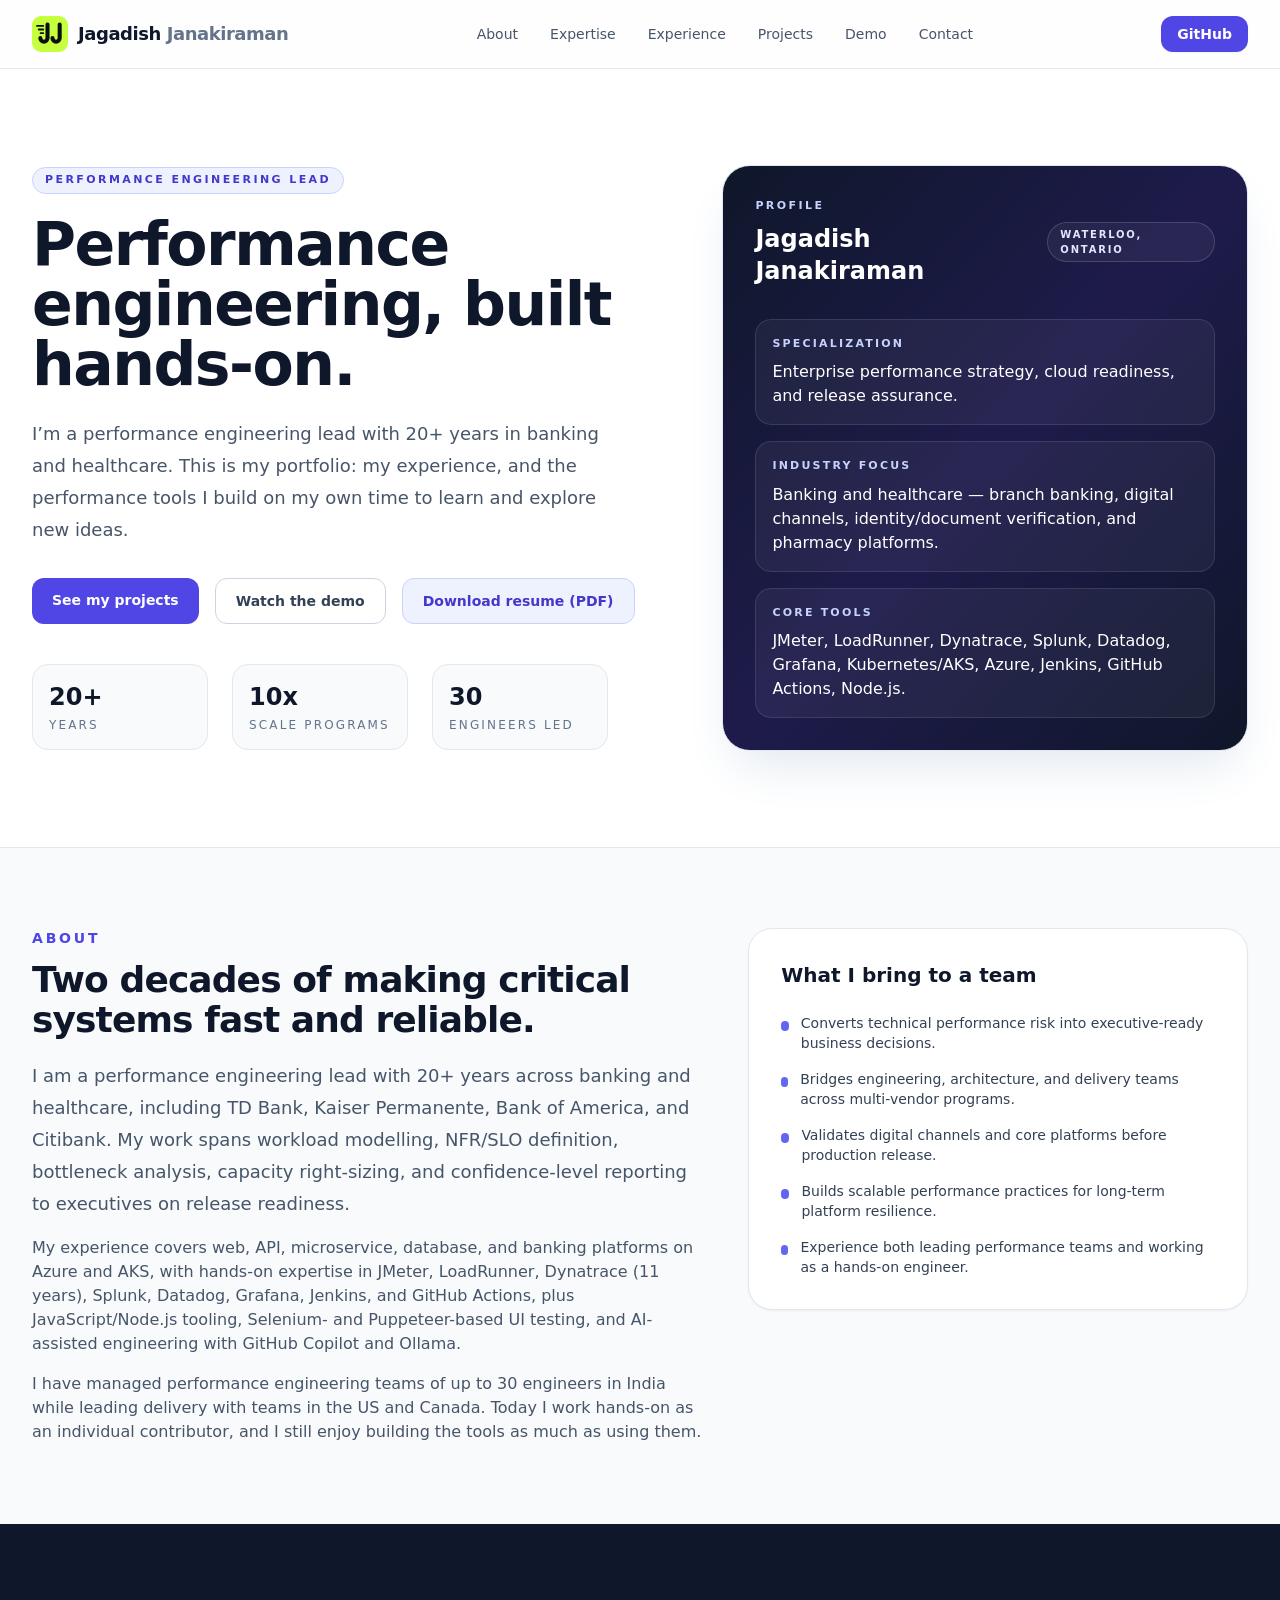
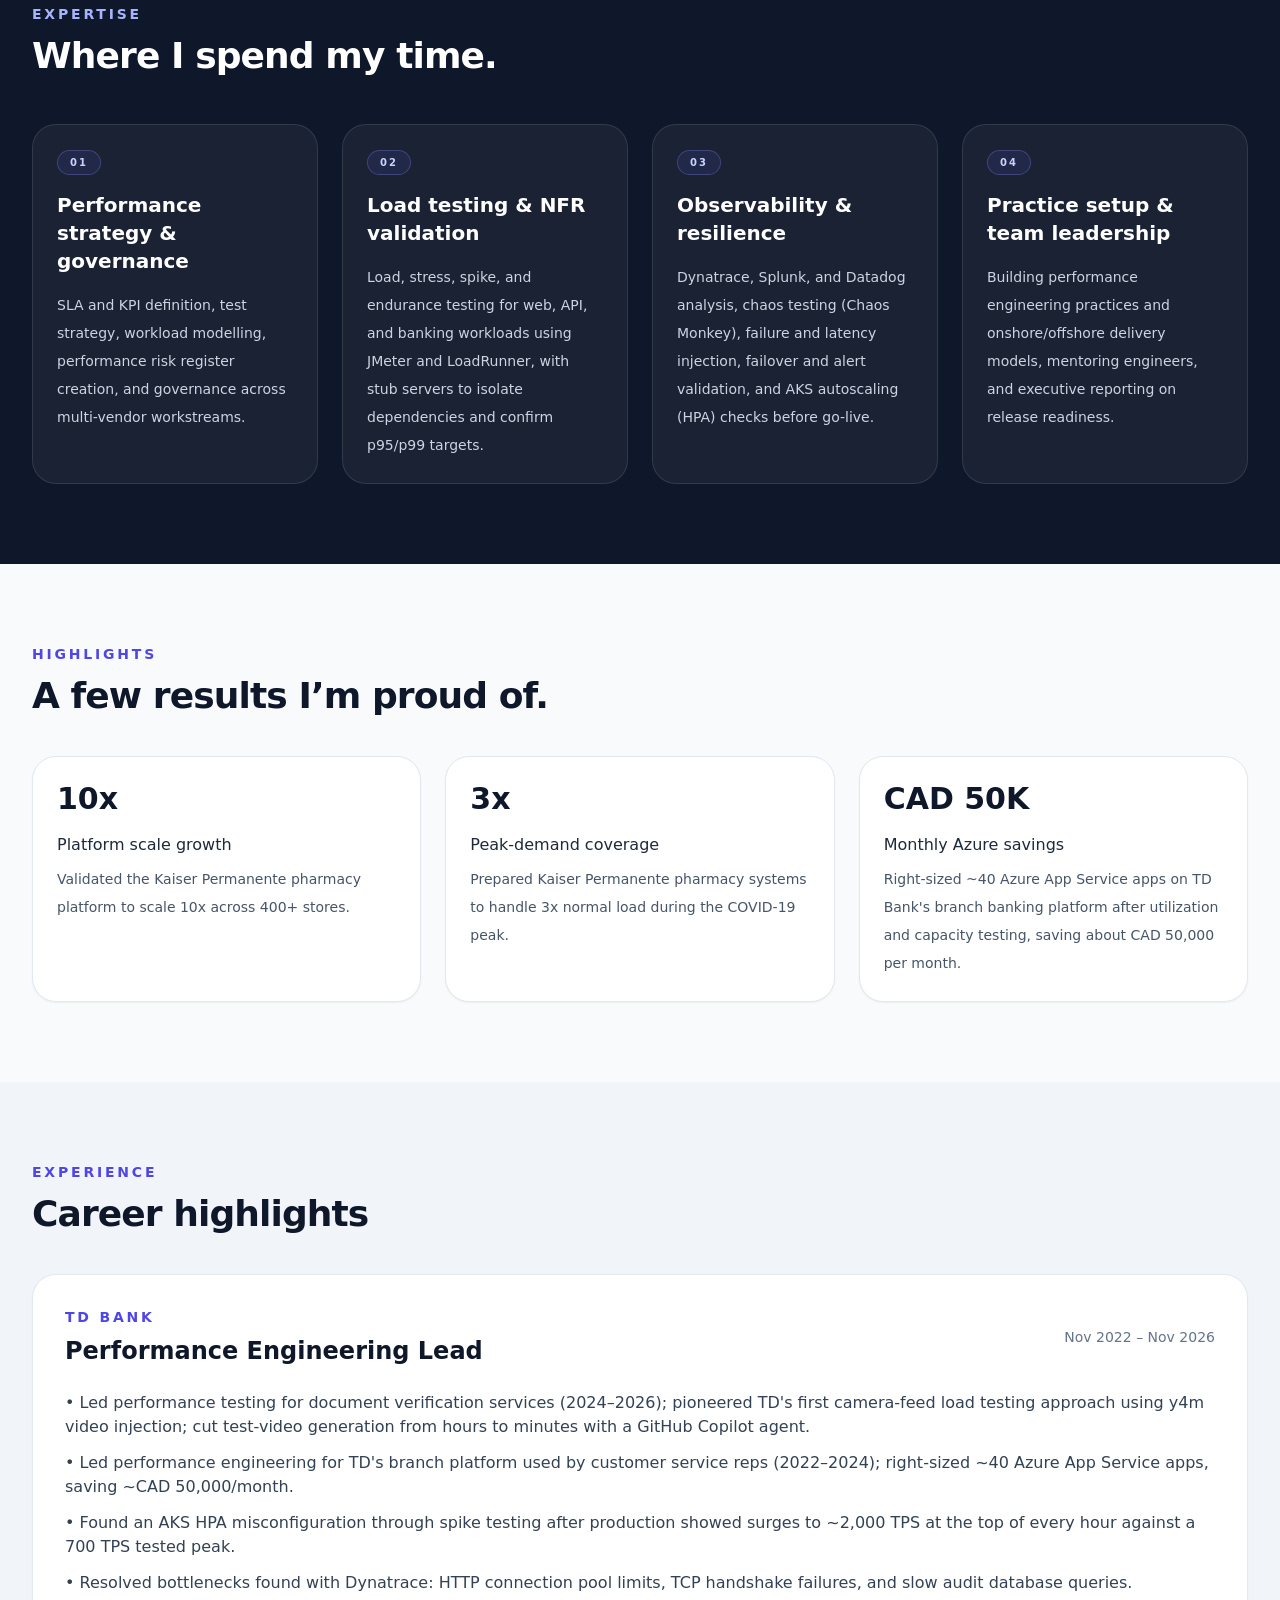
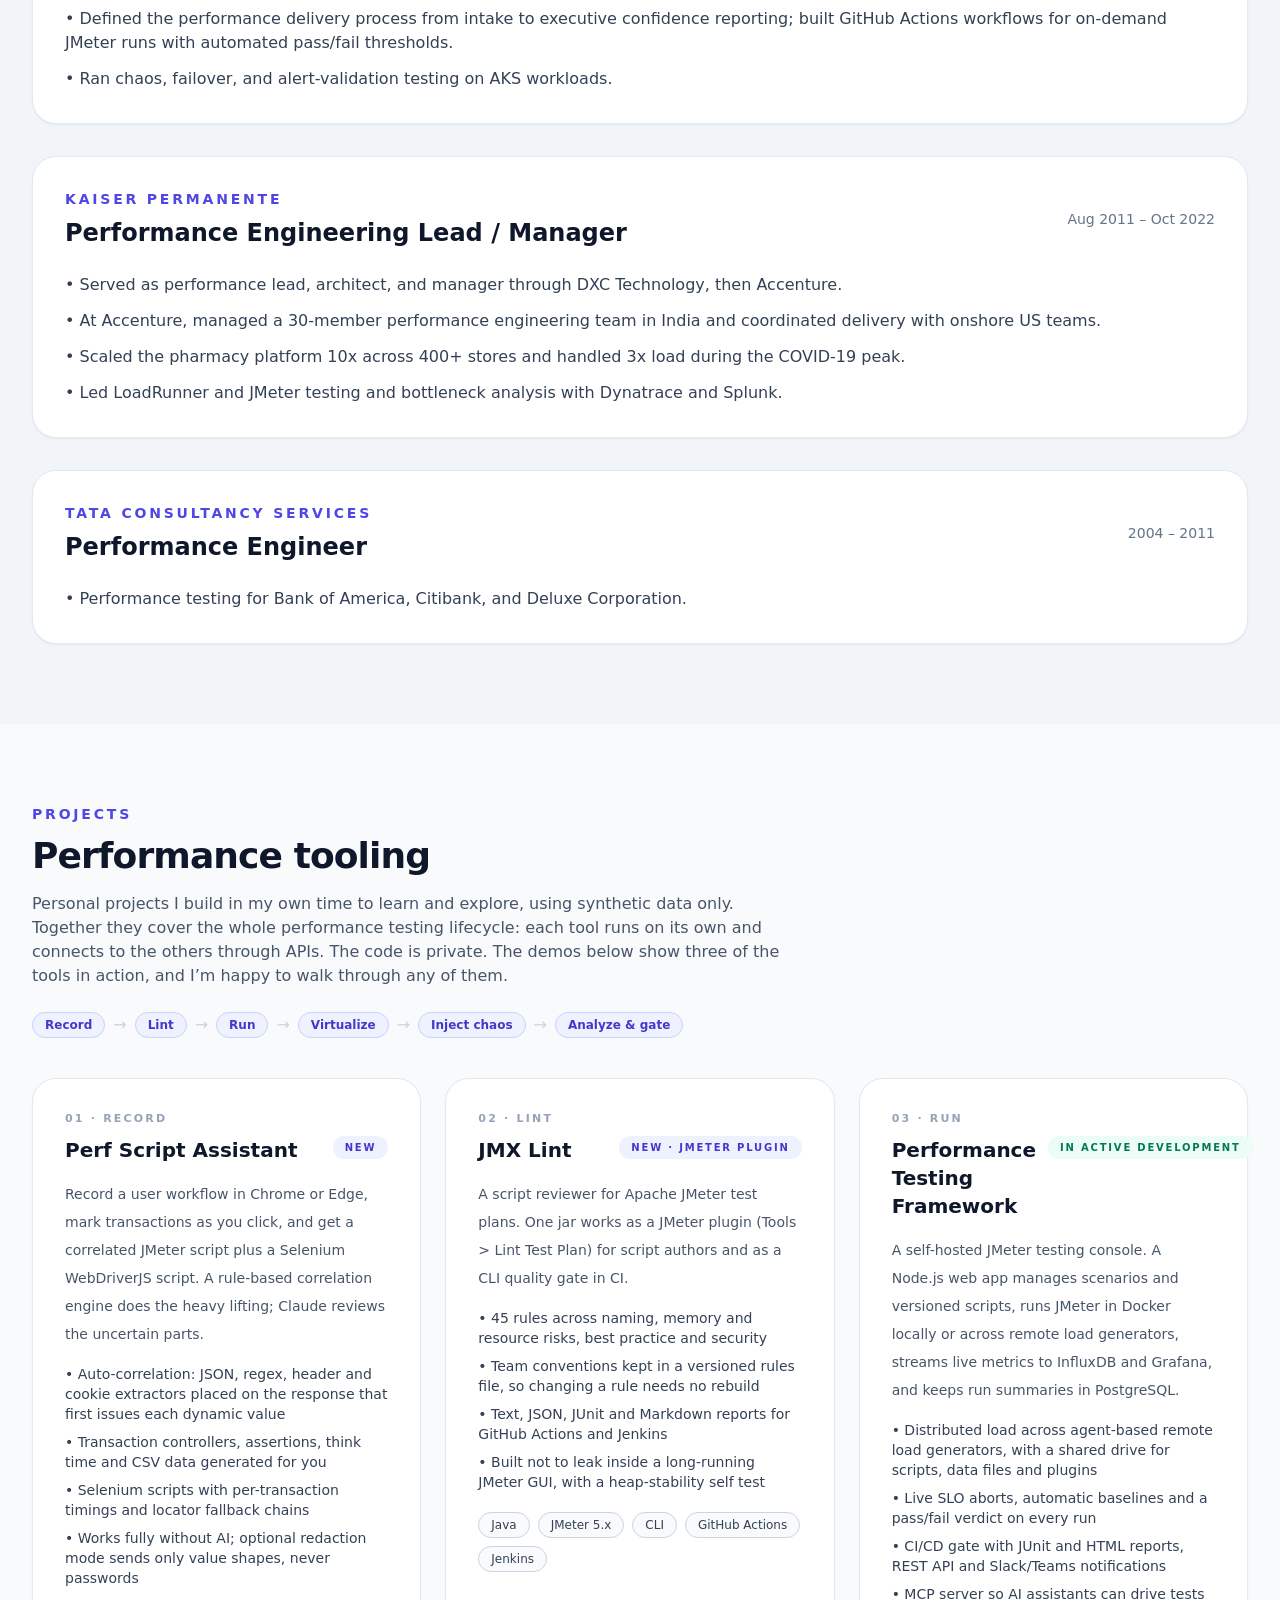
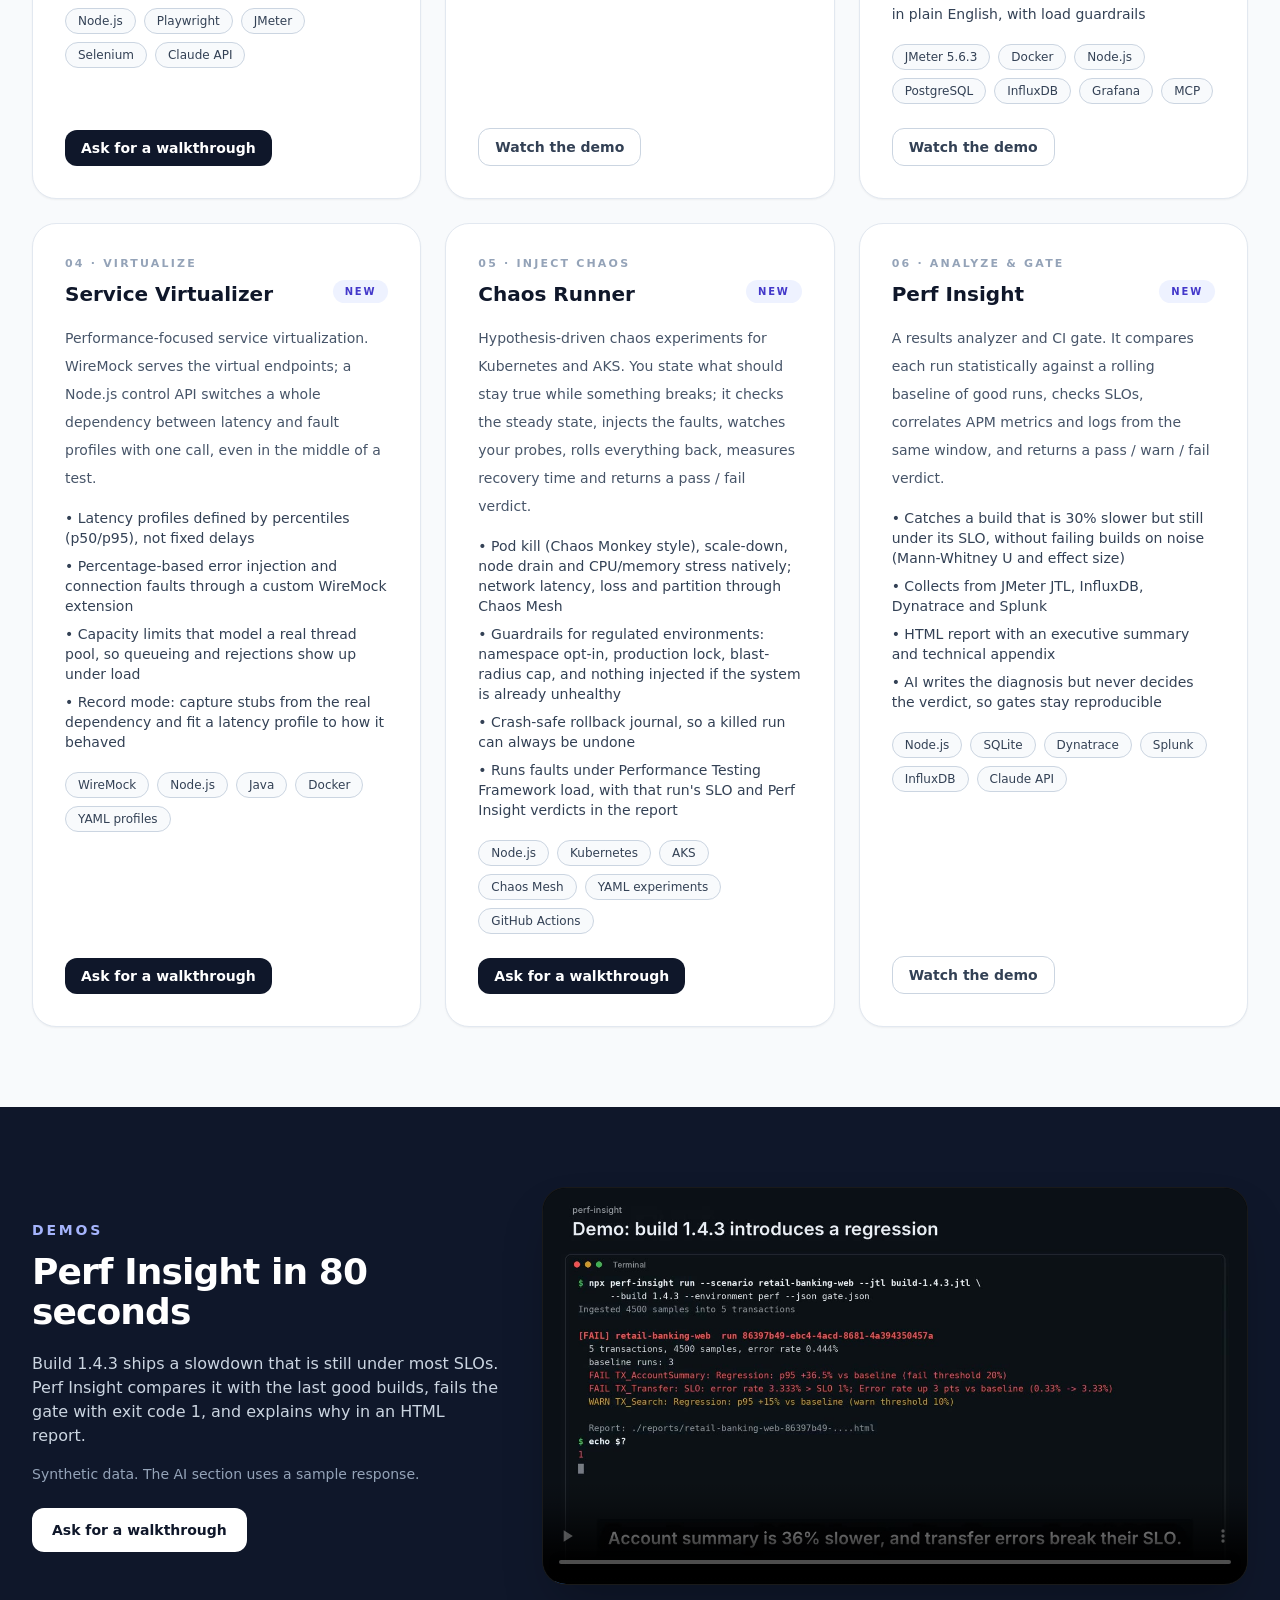
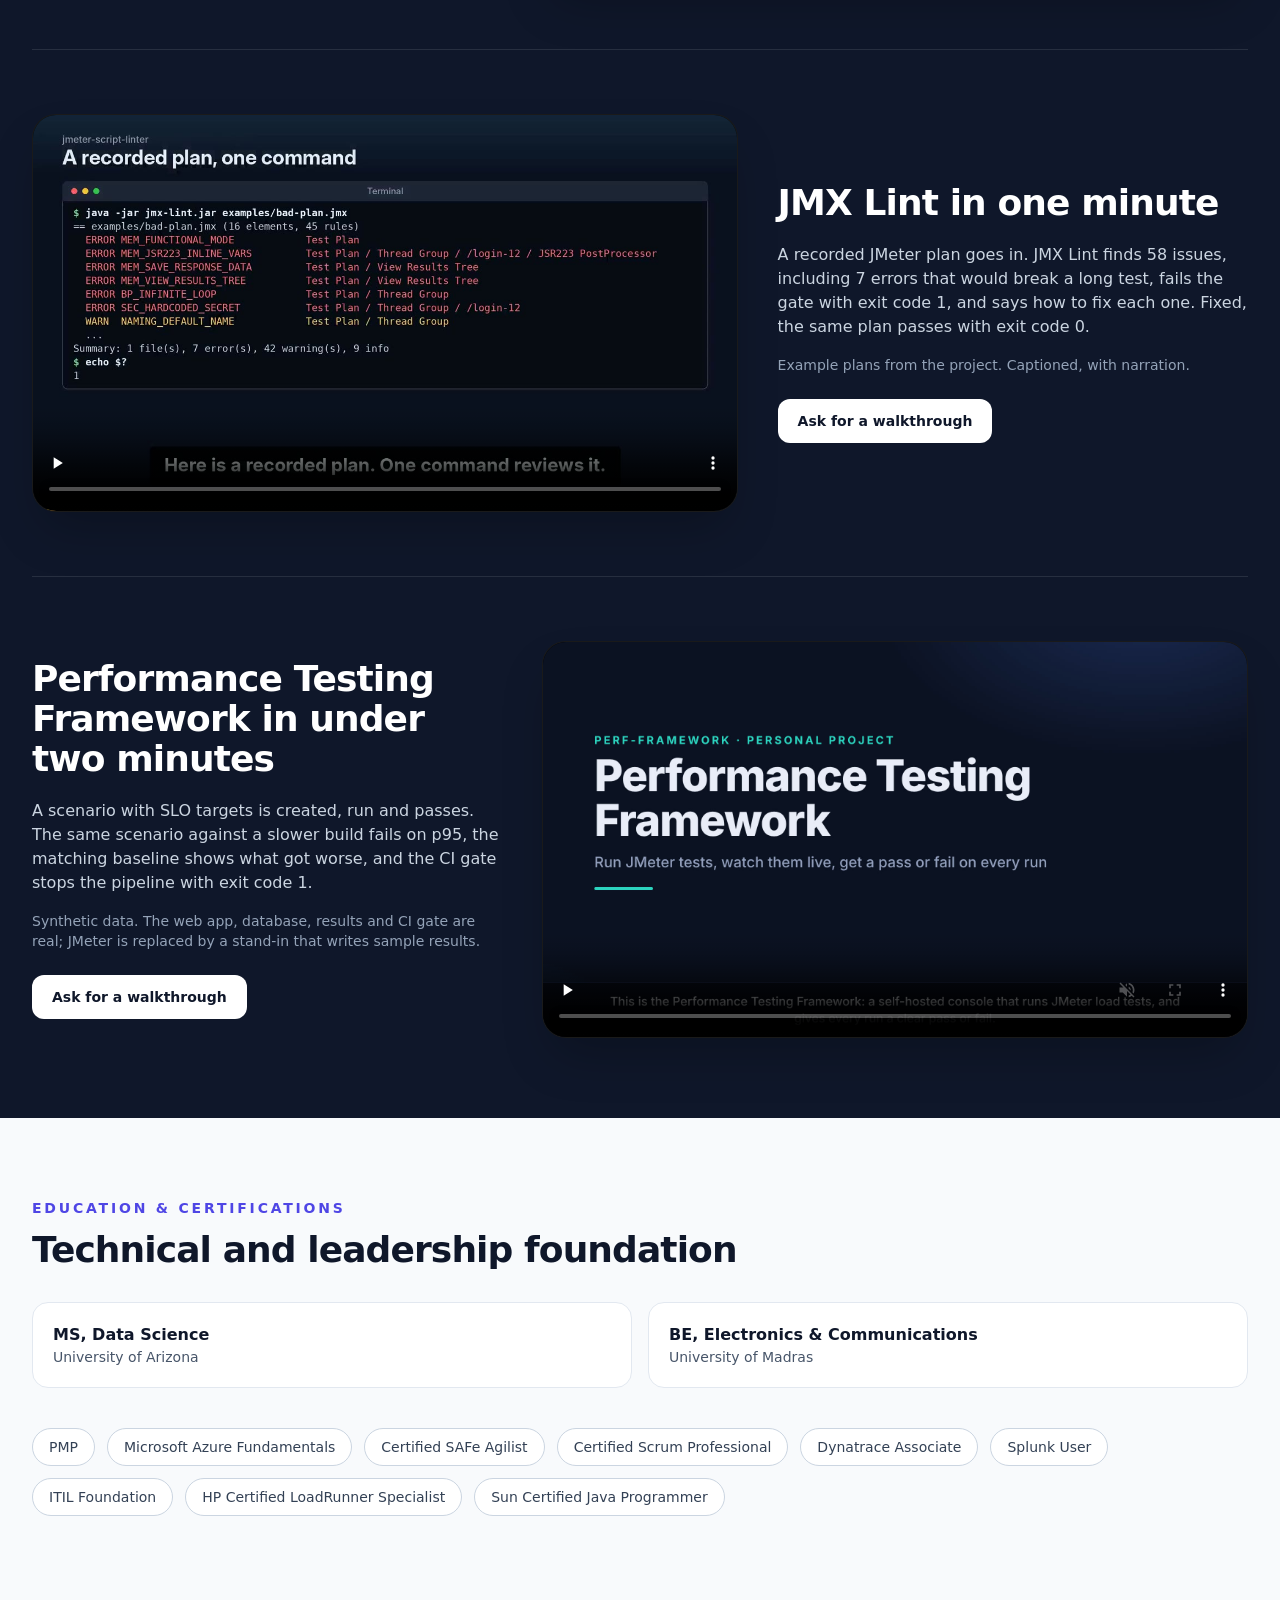
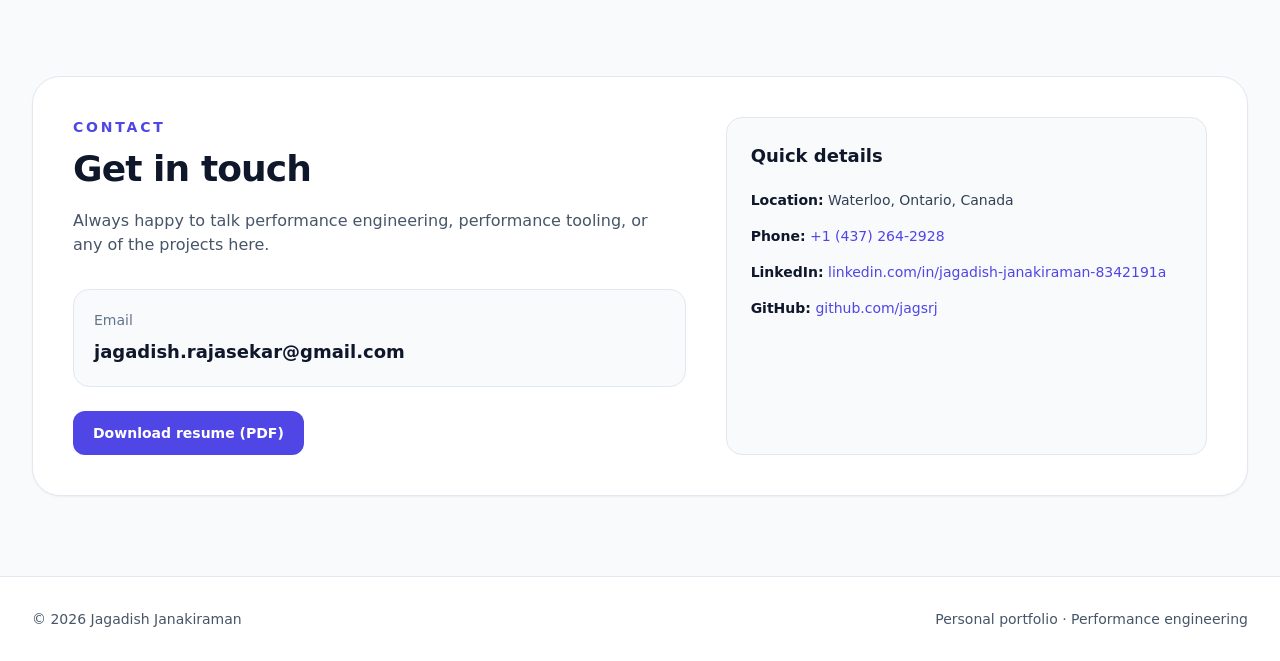
<file: docs/index.html>
<!DOCTYPE html>
<html lang="en">
<head>
  <meta charset="UTF-8" />
  <meta name="viewport" content="width=device-width, initial-scale=1.0" />
  <title>Jagadish Janakiraman | Performance Engineering Portfolio</title>
  <meta name="description" content="Portfolio of Jagadish Janakiraman, a performance engineering lead with 20+ years in banking and healthcare, and the performance testing tools he builds." />
  <meta name="robots" content="index,follow" />
  <meta property="og:title" content="Jagadish Janakiraman | Performance Engineering Portfolio" />
  <meta property="og:description" content="20+ years of performance engineering across banking and healthcare, plus personal tools for load testing, chaos testing and results analysis." />
  <meta property="og:type" content="website" />
  <meta property="og:url" content="https://jjperformancelabs.pages.dev/" />
  <meta property="og:site_name" content="Jagadish Janakiraman" />
  <meta property="og:image" content="https://jjperformancelabs.pages.dev/og-image.png" />
  <meta property="og:image:width" content="1200" />
  <meta property="og:image:height" content="627" />
  <meta property="og:image:alt" content="Jagadish Janakiraman — performance engineering portfolio" />
  <meta name="twitter:image" content="https://jjperformancelabs.pages.dev/og-image.png" />
  <meta name="author" content="Jagadish Janakiraman" />
  <link rel="canonical" href="https://jjperformancelabs.pages.dev/" />
  <meta name="twitter:card" content="summary_large_image" />
  <meta name="twitter:title" content="Jagadish Janakiraman | Performance Engineering Portfolio" />
  <meta name="twitter:description" content="20+ years of performance engineering across banking and healthcare, plus personal tools for load testing, chaos testing and results analysis." />
  <link rel="icon" href="favicon.svg" type="image/svg+xml">
  <link rel="icon" href="favicon.ico" sizes="32x32">
  <link rel="apple-touch-icon" href="apple-touch-icon.png">
  <link rel="stylesheet" href="styles.css">
  <style>
    html { scroll-behavior: smooth; }
    body { font-feature-settings: "liga" 1, "kern" 1; }
    .glass { backdrop-filter: blur(10px); }
  </style>
</head>
<body class="bg-slate-50 text-slate-800 antialiased">
  <header class="sticky top-0 z-50 border-b border-slate-200 bg-white/80 glass">
    <div class="mx-auto flex max-w-7xl items-center justify-between px-4 py-4 lg:px-8">
      <a href="#home" class="text-lg font-bold tracking-tight text-slate-900" style="display:flex;align-items:center;gap:10px">
        <img src="jj-mark-volt.svg" alt="" width="36" height="36" style="width:36px;height:36px;display:block">
        <span>Jagadish <span class="text-slate-500">Janakiraman</span></span>
      </a>
      <nav class="hidden items-center gap-8 text-sm font-medium text-slate-600 md:flex">
        <a href="#about" class="transition hover:text-indigo-600">About</a>
        <a href="#expertise" class="transition hover:text-indigo-600">Expertise</a>
        <a href="#experience" class="transition hover:text-indigo-600">Experience</a>
        <a href="#tools" class="transition hover:text-indigo-600">Projects</a>
        <a href="#demo" class="transition hover:text-indigo-600">Demo</a>
        <a href="#contact" class="transition hover:text-indigo-600">Contact</a>
      </nav>
      <a href="https://github.com/jagsrj" target="_blank" rel="noreferrer" class="rounded-xl bg-indigo-600 px-4 py-2 text-sm font-semibold text-white shadow-sm transition hover:bg-indigo-700">GitHub</a>
    </div>
  </header>

  <main id="home">
    <section class="border-b border-slate-200 bg-white">
      <div class="mx-auto grid max-w-7xl gap-12 px-4 py-16 md:px-8 lg:grid-cols-[1.1fr_0.9fr] lg:items-center lg:py-24">
        <div>
          <p class="mb-5 inline-flex rounded-full border border-indigo-200 bg-indigo-50 px-3 py-1 text-[11px] font-semibold uppercase tracking-[0.22em] text-indigo-700">
            Performance Engineering Lead
          </p>
          <h1 class="max-w-2xl text-4xl font-black tracking-tight text-slate-900 md:text-5xl lg:text-6xl">
            Performance engineering, built hands-on.
          </h1>
          <p class="mt-6 max-w-xl text-lg leading-8 text-slate-600">
            I&rsquo;m a performance engineering lead with 20+ years in banking and healthcare. This is my portfolio: my experience, and the performance tools I build on my own time to learn and explore new ideas.
          </p>

          <div class="mt-8 flex flex-wrap gap-4">
            <a href="#tools" class="rounded-xl bg-indigo-600 px-5 py-3 text-sm font-semibold text-white transition hover:bg-indigo-700">See my projects</a>
            <a href="#demo" class="rounded-xl border border-slate-300 bg-white px-5 py-3 text-sm font-semibold text-slate-700 transition hover:border-slate-400">Watch the demo</a>
            <a href="Jagadish-Janakiraman-Performance-Engineering.pdf" target="_blank" rel="noopener" class="rounded-xl border border-indigo-200 bg-indigo-50 px-5 py-3 text-sm font-semibold text-indigo-700 transition hover:bg-indigo-100">Download resume (PDF)</a>
          </div>

          <div class="mt-10 grid max-w-xl gap-6 sm:grid-cols-3">
            <div class="rounded-2xl border border-slate-200 bg-slate-50 p-4">
              <div class="text-2xl font-black text-slate-900">20+</div>
              <div class="mt-1 text-xs uppercase tracking-[0.18em] text-slate-500">years</div>
            </div>
            <div class="rounded-2xl border border-slate-200 bg-slate-50 p-4">
              <div class="text-2xl font-black text-slate-900">10x</div>
              <div class="mt-1 text-xs uppercase tracking-[0.18em] text-slate-500">scale programs</div>
            </div>
            <div class="rounded-2xl border border-slate-200 bg-slate-50 p-4">
              <div class="text-2xl font-black text-slate-900">30</div>
              <div class="mt-1 text-xs uppercase tracking-[0.18em] text-slate-500">engineers led</div>
            </div>
          </div>
        </div>

        <div class="rounded-[28px] border border-slate-200 bg-gradient-to-br from-slate-900 via-indigo-950 to-slate-900 p-8 text-white shadow-2xl shadow-slate-200">
          <div class="mb-8 flex items-center justify-between gap-4">
            <div>
              <p class="text-[11px] font-semibold uppercase tracking-[0.22em] text-indigo-200">Profile</p>
              <h2 class="mt-2 text-2xl font-bold">Jagadish Janakiraman</h2>
            </div>
            <div class="rounded-full border border-white/15 bg-white/5 px-3 py-1 text-[10px] font-semibold uppercase tracking-[0.18em] text-indigo-100">
              Waterloo, Ontario
            </div>
          </div>

          <div class="space-y-4">
            <div class="rounded-2xl border border-white/10 bg-white/5 p-4">
              <p class="text-[11px] font-semibold uppercase tracking-[0.2em] text-indigo-200">Specialization</p>
              <p class="mt-2 text-base font-medium text-white">Enterprise performance strategy, cloud readiness, and release assurance.</p>
            </div>

            <div class="rounded-2xl border border-white/10 bg-white/5 p-4">
              <p class="text-[11px] font-semibold uppercase tracking-[0.2em] text-indigo-200">Industry focus</p>
              <p class="mt-2 text-base font-medium text-white">Banking and healthcare — branch banking, digital channels, identity/document verification, and pharmacy platforms.</p>
            </div>

            <div class="rounded-2xl border border-white/10 bg-white/5 p-4">
              <p class="text-[11px] font-semibold uppercase tracking-[0.2em] text-indigo-200">Core tools</p>
              <p class="mt-2 text-base font-medium text-white">JMeter, LoadRunner, Dynatrace, Splunk, Datadog, Grafana, Kubernetes/AKS, Azure, Jenkins, GitHub Actions, Node.js.</p>
            </div>
          </div>
        </div>
      </div>
    </section>

    <section id="about" class="mx-auto max-w-7xl px-4 py-16 md:px-8 md:py-20">
      <div class="grid items-start gap-10 lg:grid-cols-[1.15fr_0.85fr]">
        <div>
          <p class="text-sm font-semibold uppercase tracking-[0.2em] text-indigo-600">About</p>
          <h2 class="mt-3 text-3xl font-bold tracking-tight text-slate-900 md:text-4xl">Two decades of making critical systems fast and reliable.</h2>
          <p class="mt-5 text-lg leading-8 text-slate-600">
            I am a performance engineering lead with 20+ years across banking and healthcare, including TD Bank, Kaiser Permanente, Bank of America, and Citibank. My work spans workload modelling, NFR/SLO definition, bottleneck analysis, capacity right-sizing, and confidence-level reporting to executives on release readiness.
          </p>
          <p class="mt-4 text-slate-600">
            My experience covers web, API, microservice, database, and banking platforms on Azure and AKS, with hands-on expertise in JMeter, LoadRunner, Dynatrace (11 years), Splunk, Datadog, Grafana, Jenkins, and GitHub Actions, plus JavaScript/Node.js tooling, Selenium- and Puppeteer-based UI testing, and AI-assisted engineering with GitHub Copilot and Ollama.
          </p>
          <p class="mt-4 text-slate-600">
            I have managed performance engineering teams of up to 30 engineers in India while leading delivery with teams in the US and Canada. Today I work hands-on as an individual contributor, and I still enjoy building the tools as much as using them.
          </p>
        </div>

        <div class="rounded-3xl border border-slate-200 bg-white p-8 shadow-sm">
          <h3 class="text-xl font-bold text-slate-900">What I bring to a team</h3>
          <ul class="mt-6 space-y-4 text-sm text-slate-700">
            <li class="flex items-start gap-3"><span class="mt-2 h-2.5 w-2.5 rounded-full bg-indigo-500"></span> Converts technical performance risk into executive-ready business decisions.</li>
            <li class="flex items-start gap-3"><span class="mt-2 h-2.5 w-2.5 rounded-full bg-indigo-500"></span> Bridges engineering, architecture, and delivery teams across multi-vendor programs.</li>
            <li class="flex items-start gap-3"><span class="mt-2 h-2.5 w-2.5 rounded-full bg-indigo-500"></span> Validates digital channels and core platforms before production release.</li>
            <li class="flex items-start gap-3"><span class="mt-2 h-2.5 w-2.5 rounded-full bg-indigo-500"></span> Builds scalable performance practices for long-term platform resilience.</li>
            <li class="flex items-start gap-3"><span class="mt-2 h-2.5 w-2.5 rounded-full bg-indigo-500"></span> Experience both leading performance teams and working as a hands-on engineer.</li>
          </ul>
        </div>
      </div>
    </section>

    <section id="expertise" class="bg-slate-900 text-white">
      <div class="mx-auto max-w-7xl px-4 py-16 md:px-8 md:py-20">
        <div class="max-w-3xl">
          <p class="text-sm font-semibold uppercase tracking-[0.2em] text-indigo-300">Expertise</p>
          <h2 class="mt-3 text-3xl font-bold tracking-tight md:text-4xl">Where I spend my time.</h2>
        </div>

        <div class="mt-12 grid gap-6 md:grid-cols-2 xl:grid-cols-4">
          <div class="rounded-3xl border border-white/10 bg-white/5 p-6">
            <div class="mb-4 inline-flex rounded-full border border-indigo-400/30 bg-indigo-500/10 px-3 py-1 text-[10px] font-semibold uppercase tracking-[0.2em] text-indigo-200">01</div>
            <h3 class="text-xl font-semibold">Performance strategy & governance</h3>
            <p class="mt-4 text-sm leading-7 text-slate-300">SLA and KPI definition, test strategy, workload modelling, performance risk register creation, and governance across multi-vendor workstreams.</p>
          </div>

          <div class="rounded-3xl border border-white/10 bg-white/5 p-6">
            <div class="mb-4 inline-flex rounded-full border border-indigo-400/30 bg-indigo-500/10 px-3 py-1 text-[10px] font-semibold uppercase tracking-[0.2em] text-indigo-200">02</div>
            <h3 class="text-xl font-semibold">Load testing & NFR validation</h3>
            <p class="mt-4 text-sm leading-7 text-slate-300">Load, stress, spike, and endurance testing for web, API, and banking workloads using JMeter and LoadRunner, with stub servers to isolate dependencies and confirm p95/p99 targets.</p>
          </div>

          <div class="rounded-3xl border border-white/10 bg-white/5 p-6">
            <div class="mb-4 inline-flex rounded-full border border-indigo-400/30 bg-indigo-500/10 px-3 py-1 text-[10px] font-semibold uppercase tracking-[0.2em] text-indigo-200">03</div>
            <h3 class="text-xl font-semibold">Observability & resilience</h3>
            <p class="mt-4 text-sm leading-7 text-slate-300">Dynatrace, Splunk, and Datadog analysis, chaos testing (Chaos Monkey), failure and latency injection, failover and alert validation, and AKS autoscaling (HPA) checks before go-live.</p>
          </div>

          <div class="rounded-3xl border border-white/10 bg-white/5 p-6">
            <div class="mb-4 inline-flex rounded-full border border-indigo-400/30 bg-indigo-500/10 px-3 py-1 text-[10px] font-semibold uppercase tracking-[0.2em] text-indigo-200">04</div>
            <h3 class="text-xl font-semibold">Practice setup & team leadership</h3>
            <p class="mt-4 text-sm leading-7 text-slate-300">Building performance engineering practices and onshore/offshore delivery models, mentoring engineers, and executive reporting on release readiness.</p>
          </div>
        </div>
      </div>
    </section>

    <section id="results" class="mx-auto max-w-7xl px-4 py-16 md:px-8 md:py-20">
      <div class="max-w-3xl">
        <p class="text-sm font-semibold uppercase tracking-[0.2em] text-indigo-600">Highlights</p>
        <h2 class="mt-3 text-3xl font-bold tracking-tight text-slate-900 md:text-4xl">A few results I&rsquo;m proud of.</h2>
      </div>

      <div class="mt-10 grid gap-6 md:grid-cols-3">
        <div class="rounded-3xl border border-slate-200 bg-white p-6 shadow-sm">
          <div class="text-3xl font-black text-slate-900">10x</div>
          <p class="mt-4 text-base font-medium text-slate-800">Platform scale growth</p>
          <p class="mt-2 text-sm leading-7 text-slate-600">Validated the Kaiser Permanente pharmacy platform to scale 10x across 400+ stores.</p>
        </div>

        <div class="rounded-3xl border border-slate-200 bg-white p-6 shadow-sm">
          <div class="text-3xl font-black text-slate-900">3x</div>
          <p class="mt-4 text-base font-medium text-slate-800">Peak-demand coverage</p>
          <p class="mt-2 text-sm leading-7 text-slate-600">Prepared Kaiser Permanente pharmacy systems to handle 3x normal load during the COVID-19 peak.</p>
        </div>

        <div class="rounded-3xl border border-slate-200 bg-white p-6 shadow-sm">
          <div class="text-3xl font-black text-slate-900">CAD 50K</div>
          <p class="mt-4 text-base font-medium text-slate-800">Monthly Azure savings</p>
          <p class="mt-2 text-sm leading-7 text-slate-600">Right-sized ~40 Azure App Service apps on TD Bank's branch banking platform after utilization and capacity testing, saving about CAD 50,000 per month.</p>
        </div>
      </div>
    </section>

    <section id="experience" class="bg-slate-100">
      <div class="mx-auto max-w-7xl px-4 py-16 md:px-8 md:py-20">
        <p class="text-sm font-semibold uppercase tracking-[0.2em] text-indigo-600">Experience</p>
        <h2 class="mt-3 text-3xl font-bold tracking-tight text-slate-900 md:text-4xl">Career highlights</h2>

        <div class="mt-10 space-y-8">
          <div class="rounded-3xl border border-slate-200 bg-white p-8 shadow-sm">
            <div class="flex flex-col gap-2 md:flex-row md:items-center md:justify-between">
              <div>
                <p class="text-sm font-semibold uppercase tracking-[0.2em] text-indigo-600">TD Bank</p>
                <h3 class="mt-2 text-2xl font-bold text-slate-900">Performance Engineering Lead</h3>
              </div>
              <p class="text-sm font-medium text-slate-500">Nov 2022 – Nov 2026</p>
            </div>
            <ul class="mt-6 space-y-3 text-slate-700">
              <li>• Led performance testing for document verification services (2024–2026); pioneered TD's first camera-feed load testing approach using y4m video injection; cut test-video generation from hours to minutes with a GitHub Copilot agent.</li>
              <li>• Led performance engineering for TD's branch platform used by customer service reps (2022–2024); right-sized ~40 Azure App Service apps, saving ~CAD 50,000/month.</li>
              <li>• Found an AKS HPA misconfiguration through spike testing after production showed surges to ~2,000 TPS at the top of every hour against a 700 TPS tested peak.</li>
              <li>• Resolved bottlenecks found with Dynatrace: HTTP connection pool limits, TCP handshake failures, and slow audit database queries.</li>
              <li>• Defined the performance delivery process from intake to executive confidence reporting; built GitHub Actions workflows for on-demand JMeter runs with automated pass/fail thresholds.</li>
              <li>• Ran chaos, failover, and alert-validation testing on AKS workloads.</li>
            </ul>
          </div>

          <div class="rounded-3xl border border-slate-200 bg-white p-8 shadow-sm">
            <div class="flex flex-col gap-2 md:flex-row md:items-center md:justify-between">
              <div>
                <p class="text-sm font-semibold uppercase tracking-[0.2em] text-indigo-600">Kaiser Permanente</p>
                <h3 class="mt-2 text-2xl font-bold text-slate-900">Performance Engineering Lead / Manager</h3>
              </div>
              <p class="text-sm font-medium text-slate-500">Aug 2011 – Oct 2022</p>
            </div>
            <ul class="mt-6 space-y-3 text-slate-700">
              <li>• Served as performance lead, architect, and manager through DXC Technology, then Accenture.</li>
              <li>• At Accenture, managed a 30-member performance engineering team in India and coordinated delivery with onshore US teams.</li>
              <li>• Scaled the pharmacy platform 10x across 400+ stores and handled 3x load during the COVID-19 peak.</li>
              <li>• Led LoadRunner and JMeter testing and bottleneck analysis with Dynatrace and Splunk.</li>
            </ul>
          </div>

          <div class="rounded-3xl border border-slate-200 bg-white p-8 shadow-sm">
            <div class="flex flex-col gap-2 md:flex-row md:items-center md:justify-between">
              <div>
                <p class="text-sm font-semibold uppercase tracking-[0.2em] text-indigo-600">Tata Consultancy Services</p>
                <h3 class="mt-2 text-2xl font-bold text-slate-900">Performance Engineer</h3>
              </div>
              <p class="text-sm font-medium text-slate-500">2004 – 2011</p>
            </div>
            <ul class="mt-6 space-y-3 text-slate-700">
              <li>• Performance testing for Bank of America, Citibank, and Deluxe Corporation.</li>
            </ul>
          </div>
        </div>
      </div>
    </section>

    <section id="tools" class="mx-auto max-w-7xl px-4 py-16 md:px-8 md:py-20">
      <span id="projects"></span>
      <p class="text-sm font-semibold uppercase tracking-[0.2em] text-indigo-600">Projects</p>
      <h2 class="mt-3 text-3xl font-bold tracking-tight text-slate-900 md:text-4xl">Performance tooling</h2>
      <p class="mt-4 max-w-3xl text-slate-600">Personal projects I build in my own time to learn and explore, using synthetic data only. Together they cover the whole performance testing lifecycle: each tool runs on its own and connects to the others through APIs. The code is private. The demos below show three of the tools in action, and I&rsquo;m happy to walk through any of them.</p>
      <div class="mt-6 flex flex-wrap items-center gap-2"><span class="rounded-full border border-indigo-200 bg-indigo-50 px-3 py-1 text-xs font-semibold text-indigo-700">Record</span> <span class="text-slate-300">→</span> <span class="rounded-full border border-indigo-200 bg-indigo-50 px-3 py-1 text-xs font-semibold text-indigo-700">Lint</span> <span class="text-slate-300">→</span> <span class="rounded-full border border-indigo-200 bg-indigo-50 px-3 py-1 text-xs font-semibold text-indigo-700">Run</span> <span class="text-slate-300">→</span> <span class="rounded-full border border-indigo-200 bg-indigo-50 px-3 py-1 text-xs font-semibold text-indigo-700">Virtualize</span> <span class="text-slate-300">→</span> <span class="rounded-full border border-indigo-200 bg-indigo-50 px-3 py-1 text-xs font-semibold text-indigo-700">Inject chaos</span> <span class="text-slate-300">→</span> <span class="rounded-full border border-indigo-200 bg-indigo-50 px-3 py-1 text-xs font-semibold text-indigo-700">Analyze &amp; gate</span></div>

      <div class="mt-10 grid gap-6 md:grid-cols-2 lg:grid-cols-3">
        <div class="flex flex-col rounded-3xl border border-slate-200 shadow-sm bg-white p-8">
          <p class="text-[11px] font-semibold uppercase tracking-[0.2em] text-slate-400">01 · Record</p>
          <div class="mt-2 flex items-start justify-between gap-3">
            <h3 class="text-xl font-bold text-slate-900">Perf Script Assistant</h3>
            <span class="shrink-0 rounded-full bg-indigo-50 text-indigo-700 px-3 py-1 text-[10px] font-semibold uppercase tracking-[0.18em]">New</span>
          </div>
          <p class="mt-4 text-sm leading-7 text-slate-600">Record a user workflow in Chrome or Edge, mark transactions as you click, and get a correlated JMeter script plus a Selenium WebDriverJS script. A rule-based correlation engine does the heavy lifting; Claude reviews the uncertain parts.</p>
          <ul class="mt-4 space-y-2 text-sm text-slate-700">
            <li>• Auto-correlation: JSON, regex, header and cookie extractors placed on the response that first issues each dynamic value</li>
            <li>• Transaction controllers, assertions, think time and CSV data generated for you</li>
            <li>• Selenium scripts with per-transaction timings and locator fallback chains</li>
            <li>• Works fully without AI; optional redaction mode sends only value shapes, never passwords</li>
          </ul>
          <div class="mt-5 mb-6 flex flex-wrap gap-2"><span class="rounded-full border border-slate-300 bg-slate-50 px-3 py-1 text-xs font-medium text-slate-700">Node.js</span><span class="rounded-full border border-slate-300 bg-slate-50 px-3 py-1 text-xs font-medium text-slate-700">Playwright</span><span class="rounded-full border border-slate-300 bg-slate-50 px-3 py-1 text-xs font-medium text-slate-700">JMeter</span><span class="rounded-full border border-slate-300 bg-slate-50 px-3 py-1 text-xs font-medium text-slate-700">Selenium</span><span class="rounded-full border border-slate-300 bg-slate-50 px-3 py-1 text-xs font-medium text-slate-700">Claude API</span></div>
          <a href="mailto:jagadish.rajasekar@gmail.com?subject=Perf%20Script%20Assistant%20walkthrough" class="mt-auto inline-flex w-fit rounded-xl bg-slate-900 px-4 py-2 text-sm font-semibold text-white transition hover:bg-slate-700">Ask for a walkthrough</a>
        </div>
        <div class="flex flex-col rounded-3xl border border-slate-200 shadow-sm bg-white p-8">
          <p class="text-[11px] font-semibold uppercase tracking-[0.2em] text-slate-400">02 · Lint</p>
          <div class="mt-2 flex items-start justify-between gap-3">
            <h3 class="text-xl font-bold text-slate-900">JMX Lint</h3>
            <span class="shrink-0 rounded-full bg-indigo-50 text-indigo-700 px-3 py-1 text-[10px] font-semibold uppercase tracking-[0.18em]">New · JMeter plugin</span>
          </div>
          <p class="mt-4 text-sm leading-7 text-slate-600">A script reviewer for Apache JMeter test plans. One jar works as a JMeter plugin (Tools &gt; Lint Test Plan) for script authors and as a CLI quality gate in CI.</p>
          <ul class="mt-4 space-y-2 text-sm text-slate-700">
            <li>• 45 rules across naming, memory and resource risks, best practice and security</li>
            <li>• Team conventions kept in a versioned rules file, so changing a rule needs no rebuild</li>
            <li>• Text, JSON, JUnit and Markdown reports for GitHub Actions and Jenkins</li>
            <li>• Built not to leak inside a long-running JMeter GUI, with a heap-stability self test</li>
          </ul>
          <div class="mt-5 mb-6 flex flex-wrap gap-2"><span class="rounded-full border border-slate-300 bg-slate-50 px-3 py-1 text-xs font-medium text-slate-700">Java</span><span class="rounded-full border border-slate-300 bg-slate-50 px-3 py-1 text-xs font-medium text-slate-700">JMeter 5.x</span><span class="rounded-full border border-slate-300 bg-slate-50 px-3 py-1 text-xs font-medium text-slate-700">CLI</span><span class="rounded-full border border-slate-300 bg-slate-50 px-3 py-1 text-xs font-medium text-slate-700">GitHub Actions</span><span class="rounded-full border border-slate-300 bg-slate-50 px-3 py-1 text-xs font-medium text-slate-700">Jenkins</span></div>
          <div class="mt-auto flex flex-wrap gap-3">
            <a href="#demo-jmx-lint" class="inline-flex w-fit rounded-xl border border-slate-300 bg-white px-4 py-2 text-sm font-semibold text-slate-700 transition hover:border-slate-400">Watch the demo</a>
          </div>
        </div>
        <div class="flex flex-col rounded-3xl border border-slate-200 shadow-sm bg-white p-8">
          <p class="text-[11px] font-semibold uppercase tracking-[0.2em] text-slate-400">03 · Run</p>
          <div class="mt-2 flex items-start justify-between gap-3">
            <h3 class="text-xl font-bold text-slate-900">Performance Testing Framework</h3>
            <span class="shrink-0 rounded-full bg-emerald-50 text-emerald-700 px-3 py-1 text-[10px] font-semibold uppercase tracking-[0.18em]">In active development</span>
          </div>
          <p class="mt-4 text-sm leading-7 text-slate-600">A self-hosted JMeter testing console. A Node.js web app manages scenarios and versioned scripts, runs JMeter in Docker locally or across remote load generators, streams live metrics to InfluxDB and Grafana, and keeps run summaries in PostgreSQL.</p>
          <ul class="mt-4 space-y-2 text-sm text-slate-700">
            <li>• Distributed load across agent-based remote load generators, with a shared drive for scripts, data files and plugins</li>
            <li>• Live SLO aborts, automatic baselines and a pass/fail verdict on every run</li>
            <li>• CI/CD gate with JUnit and HTML reports, REST API and Slack/Teams notifications</li>
            <li>• MCP server so AI assistants can drive tests in plain English, with load guardrails</li>
          </ul>
          <div class="mt-5 mb-6 flex flex-wrap gap-2"><span class="rounded-full border border-slate-300 bg-slate-50 px-3 py-1 text-xs font-medium text-slate-700">JMeter 5.6.3</span><span class="rounded-full border border-slate-300 bg-slate-50 px-3 py-1 text-xs font-medium text-slate-700">Docker</span><span class="rounded-full border border-slate-300 bg-slate-50 px-3 py-1 text-xs font-medium text-slate-700">Node.js</span><span class="rounded-full border border-slate-300 bg-slate-50 px-3 py-1 text-xs font-medium text-slate-700">PostgreSQL</span><span class="rounded-full border border-slate-300 bg-slate-50 px-3 py-1 text-xs font-medium text-slate-700">InfluxDB</span><span class="rounded-full border border-slate-300 bg-slate-50 px-3 py-1 text-xs font-medium text-slate-700">Grafana</span><span class="rounded-full border border-slate-300 bg-slate-50 px-3 py-1 text-xs font-medium text-slate-700">MCP</span></div>
          <a href="#demo-perf-framework" class="mt-auto inline-flex w-fit rounded-xl border border-slate-300 bg-white px-4 py-2 text-sm font-semibold text-slate-700 transition hover:border-slate-400">Watch the demo</a>
        </div>
        <div class="flex flex-col rounded-3xl border border-slate-200 shadow-sm bg-white p-8">
          <p class="text-[11px] font-semibold uppercase tracking-[0.2em] text-slate-400">04 · Virtualize</p>
          <div class="mt-2 flex items-start justify-between gap-3">
            <h3 class="text-xl font-bold text-slate-900">Service Virtualizer</h3>
            <span class="shrink-0 rounded-full bg-indigo-50 text-indigo-700 px-3 py-1 text-[10px] font-semibold uppercase tracking-[0.18em]">New</span>
          </div>
          <p class="mt-4 text-sm leading-7 text-slate-600">Performance-focused service virtualization. WireMock serves the virtual endpoints; a Node.js control API switches a whole dependency between latency and fault profiles with one call, even in the middle of a test.</p>
          <ul class="mt-4 space-y-2 text-sm text-slate-700">
            <li>• Latency profiles defined by percentiles (p50/p95), not fixed delays</li>
            <li>• Percentage-based error injection and connection faults through a custom WireMock extension</li>
            <li>• Capacity limits that model a real thread pool, so queueing and rejections show up under load</li>
            <li>• Record mode: capture stubs from the real dependency and fit a latency profile to how it behaved</li>
          </ul>
          <div class="mt-5 mb-6 flex flex-wrap gap-2"><span class="rounded-full border border-slate-300 bg-slate-50 px-3 py-1 text-xs font-medium text-slate-700">WireMock</span><span class="rounded-full border border-slate-300 bg-slate-50 px-3 py-1 text-xs font-medium text-slate-700">Node.js</span><span class="rounded-full border border-slate-300 bg-slate-50 px-3 py-1 text-xs font-medium text-slate-700">Java</span><span class="rounded-full border border-slate-300 bg-slate-50 px-3 py-1 text-xs font-medium text-slate-700">Docker</span><span class="rounded-full border border-slate-300 bg-slate-50 px-3 py-1 text-xs font-medium text-slate-700">YAML profiles</span></div>
          <a href="mailto:jagadish.rajasekar@gmail.com?subject=Service%20Virtualizer%20walkthrough" class="mt-auto inline-flex w-fit rounded-xl bg-slate-900 px-4 py-2 text-sm font-semibold text-white transition hover:bg-slate-700">Ask for a walkthrough</a>
        </div>
        <div class="flex flex-col rounded-3xl border border-slate-200 shadow-sm bg-white p-8">
          <p class="text-[11px] font-semibold uppercase tracking-[0.2em] text-slate-400">05 · Inject chaos</p>
          <div class="mt-2 flex items-start justify-between gap-3">
            <h3 class="text-xl font-bold text-slate-900">Chaos Runner</h3>
            <span class="shrink-0 rounded-full bg-indigo-50 text-indigo-700 px-3 py-1 text-[10px] font-semibold uppercase tracking-[0.18em]">New</span>
          </div>
          <p class="mt-4 text-sm leading-7 text-slate-600">Hypothesis-driven chaos experiments for Kubernetes and AKS. You state what should stay true while something breaks; it checks the steady state, injects the faults, watches your probes, rolls everything back, measures recovery time and returns a pass / fail verdict.</p>
          <ul class="mt-4 space-y-2 text-sm text-slate-700">
            <li>• Pod kill (Chaos Monkey style), scale-down, node drain and CPU/memory stress natively; network latency, loss and partition through Chaos Mesh</li>
            <li>• Guardrails for regulated environments: namespace opt-in, production lock, blast-radius cap, and nothing injected if the system is already unhealthy</li>
            <li>• Crash-safe rollback journal, so a killed run can always be undone</li>
            <li>• Runs faults under Performance Testing Framework load, with that run's SLO and Perf Insight verdicts in the report</li>
          </ul>
          <div class="mt-5 mb-6 flex flex-wrap gap-2"><span class="rounded-full border border-slate-300 bg-slate-50 px-3 py-1 text-xs font-medium text-slate-700">Node.js</span><span class="rounded-full border border-slate-300 bg-slate-50 px-3 py-1 text-xs font-medium text-slate-700">Kubernetes</span><span class="rounded-full border border-slate-300 bg-slate-50 px-3 py-1 text-xs font-medium text-slate-700">AKS</span><span class="rounded-full border border-slate-300 bg-slate-50 px-3 py-1 text-xs font-medium text-slate-700">Chaos Mesh</span><span class="rounded-full border border-slate-300 bg-slate-50 px-3 py-1 text-xs font-medium text-slate-700">YAML experiments</span><span class="rounded-full border border-slate-300 bg-slate-50 px-3 py-1 text-xs font-medium text-slate-700">GitHub Actions</span></div>
          <a href="mailto:jagadish.rajasekar@gmail.com?subject=Chaos%20Runner%20walkthrough" class="mt-auto inline-flex w-fit rounded-xl bg-slate-900 px-4 py-2 text-sm font-semibold text-white transition hover:bg-slate-700">Ask for a walkthrough</a>
        </div>
        <div class="flex flex-col rounded-3xl border border-slate-200 shadow-sm bg-white p-8">
          <p class="text-[11px] font-semibold uppercase tracking-[0.2em] text-slate-400">06 · Analyze &amp; gate</p>
          <div class="mt-2 flex items-start justify-between gap-3">
            <h3 class="text-xl font-bold text-slate-900">Perf Insight</h3>
            <span class="shrink-0 rounded-full bg-indigo-50 text-indigo-700 px-3 py-1 text-[10px] font-semibold uppercase tracking-[0.18em]">New</span>
          </div>
          <p class="mt-4 text-sm leading-7 text-slate-600">A results analyzer and CI gate. It compares each run statistically against a rolling baseline of good runs, checks SLOs, correlates APM metrics and logs from the same window, and returns a pass / warn / fail verdict.</p>
          <ul class="mt-4 space-y-2 text-sm text-slate-700">
            <li>• Catches a build that is 30% slower but still under its SLO, without failing builds on noise (Mann-Whitney U and effect size)</li>
            <li>• Collects from JMeter JTL, InfluxDB, Dynatrace and Splunk</li>
            <li>• HTML report with an executive summary and technical appendix</li>
            <li>• AI writes the diagnosis but never decides the verdict, so gates stay reproducible</li>
          </ul>
          <div class="mt-5 mb-6 flex flex-wrap gap-2"><span class="rounded-full border border-slate-300 bg-slate-50 px-3 py-1 text-xs font-medium text-slate-700">Node.js</span><span class="rounded-full border border-slate-300 bg-slate-50 px-3 py-1 text-xs font-medium text-slate-700">SQLite</span><span class="rounded-full border border-slate-300 bg-slate-50 px-3 py-1 text-xs font-medium text-slate-700">Dynatrace</span><span class="rounded-full border border-slate-300 bg-slate-50 px-3 py-1 text-xs font-medium text-slate-700">Splunk</span><span class="rounded-full border border-slate-300 bg-slate-50 px-3 py-1 text-xs font-medium text-slate-700">InfluxDB</span><span class="rounded-full border border-slate-300 bg-slate-50 px-3 py-1 text-xs font-medium text-slate-700">Claude API</span></div>
          <a href="#demo" class="mt-auto inline-flex w-fit rounded-xl border border-slate-300 bg-white px-4 py-2 text-sm font-semibold text-slate-700 transition hover:border-slate-400">Watch the demo</a>
        </div>
      </div>
    </section>

    <section id="demo" class="bg-slate-900 text-white">
      <div class="mx-auto max-w-7xl px-4 py-16 md:px-8 md:py-20">
        <div class="grid items-center gap-10 lg:grid-cols-[0.8fr_1.2fr]">
          <div>
            <p class="text-sm font-semibold uppercase tracking-[0.2em] text-indigo-300">Demos</p>
            <h2 class="mt-3 text-3xl font-bold tracking-tight md:text-4xl">Perf Insight in 80 seconds</h2>
            <p class="mt-5 text-slate-300">Build 1.4.3 ships a slowdown that is still under most SLOs. Perf Insight compares it with the last good builds, fails the gate with exit code 1, and explains why in an HTML report.</p>
            <p class="mt-4 text-sm text-slate-400">Synthetic data. The AI section uses a sample response.</p>
            <a href="mailto:jagadish.rajasekar@gmail.com?subject=Perf%20Insight%20walkthrough" class="mt-6 inline-flex rounded-xl bg-white px-5 py-3 text-sm font-semibold text-slate-900 transition hover:bg-slate-200">Ask for a walkthrough</a>
          </div>
          <div class="overflow-hidden rounded-3xl border border-white/10 bg-black shadow-2xl">
            <video src="perf-insight-90s.mp4" poster="perf-insight-90s-poster.jpg" autoplay muted loop playsinline controls preload="metadata" style="display:block;width:100%;height:auto" aria-label="80-second demo of Perf Insight"></video>
          </div>
        </div>
        <div id="demo-jmx-lint" class="mt-16 scroll-mt-24 grid items-center gap-10 border-t border-white/10 pt-16 lg:grid-cols-[1.2fr_0.8fr]">
          <div class="overflow-hidden rounded-3xl border border-white/10 bg-black shadow-2xl lg:order-1">
            <video src="jmx-lint-demo.mp4" poster="jmx-lint-demo-poster.jpg" muted loop playsinline controls preload="none" style="display:block;width:100%;height:auto" aria-label="One-minute demo of JMX Lint"></video>
          </div>
          <div class="lg:order-2">
            <h2 class="text-3xl font-bold tracking-tight md:text-4xl">JMX Lint in one minute</h2>
            <p class="mt-5 text-slate-300">A recorded JMeter plan goes in. JMX Lint finds 58 issues, including 7 errors that would break a long test, fails the gate with exit code 1, and says how to fix each one. Fixed, the same plan passes with exit code 0.</p>
            <p class="mt-4 text-sm text-slate-400">Example plans from the project. Captioned, with narration.</p>
            <a href="mailto:jagadish.rajasekar@gmail.com?subject=JMX%20Lint%20walkthrough" class="mt-6 inline-flex rounded-xl bg-white px-5 py-3 text-sm font-semibold text-slate-900 transition hover:bg-slate-200">Ask for a walkthrough</a>
          </div>
        </div>
        <div id="demo-perf-framework" class="mt-16 scroll-mt-24 grid items-center gap-10 border-t border-white/10 pt-16 lg:grid-cols-[0.8fr_1.2fr]">
          <div>
            <h2 class="text-3xl font-bold tracking-tight md:text-4xl">Performance Testing Framework in under two minutes</h2>
            <p class="mt-5 text-slate-300">A scenario with SLO targets is created, run and passes. The same scenario against a slower build fails on p95, the matching baseline shows what got worse, and the CI gate stops the pipeline with exit code 1.</p>
            <p class="mt-4 text-sm text-slate-400">Synthetic data. The web app, database, results and CI gate are real; JMeter is replaced by a stand-in that writes sample results.</p>
            <a href="mailto:jagadish.rajasekar@gmail.com?subject=Performance%20Testing%20Framework%20walkthrough" class="mt-6 inline-flex rounded-xl bg-white px-5 py-3 text-sm font-semibold text-slate-900 transition hover:bg-slate-200">Ask for a walkthrough</a>
          </div>
          <div class="overflow-hidden rounded-3xl border border-white/10 bg-black shadow-2xl">
            <video src="perf-framework-demo.mp4" poster="perf-framework-demo-poster.jpg" muted loop playsinline controls preload="none" style="display:block;width:100%;height:auto" aria-label="Demo of the Performance Testing Framework"></video>
          </div>
        </div>
      </div>
    </section>

    <section id="certifications" class="mx-auto max-w-7xl px-4 py-16 md:px-8 md:py-20">
      <p class="text-sm font-semibold uppercase tracking-[0.2em] text-indigo-600">Education &amp; Certifications</p>
      <h2 class="mt-3 text-3xl font-bold tracking-tight text-slate-900 md:text-4xl">Technical and leadership foundation</h2>
      <div class="mt-8 grid gap-4 sm:grid-cols-2">
        <div class="rounded-2xl border border-slate-200 bg-white p-5"><p class="font-semibold text-slate-900">MS, Data Science</p><p class="text-sm text-slate-600">University of Arizona</p></div>
        <div class="rounded-2xl border border-slate-200 bg-white p-5"><p class="font-semibold text-slate-900">BE, Electronics &amp; Communications</p><p class="text-sm text-slate-600">University of Madras</p></div>
      </div>

      <div class="mt-10 flex flex-wrap gap-3">
        <span class="rounded-full border border-slate-300 bg-white px-4 py-2 text-sm font-medium text-slate-700">PMP</span>
        <span class="rounded-full border border-slate-300 bg-white px-4 py-2 text-sm font-medium text-slate-700">Microsoft Azure Fundamentals</span>
        <span class="rounded-full border border-slate-300 bg-white px-4 py-2 text-sm font-medium text-slate-700">Certified SAFe Agilist</span>
        <span class="rounded-full border border-slate-300 bg-white px-4 py-2 text-sm font-medium text-slate-700">Certified Scrum Professional</span>
        <span class="rounded-full border border-slate-300 bg-white px-4 py-2 text-sm font-medium text-slate-700">Dynatrace Associate</span>
        <span class="rounded-full border border-slate-300 bg-white px-4 py-2 text-sm font-medium text-slate-700">Splunk User</span>
        <span class="rounded-full border border-slate-300 bg-white px-4 py-2 text-sm font-medium text-slate-700">ITIL Foundation</span>
        <span class="rounded-full border border-slate-300 bg-white px-4 py-2 text-sm font-medium text-slate-700">HP Certified LoadRunner Specialist</span>
        <span class="rounded-full border border-slate-300 bg-white px-4 py-2 text-sm font-medium text-slate-700">Sun Certified Java Programmer</span>
      </div>
    </section>

    <section id="contact" class="mx-auto max-w-7xl px-4 py-16 md:px-8 md:py-20">
      <div class="rounded-[28px] border border-slate-200 bg-white p-8 shadow-sm md:p-10">
        <div class="grid gap-10 lg:grid-cols-[1.12fr_0.88fr]">
          <div>
            <p class="text-sm font-semibold uppercase tracking-[0.2em] text-indigo-600">Contact</p>
            <h2 class="mt-3 text-3xl font-bold tracking-tight text-slate-900 md:text-4xl">Get in touch</h2>
            <p class="mt-5 max-w-xl text-slate-600">
              Always happy to talk performance engineering, performance tooling, or any of the projects here.
            </p>

            <div class="mt-8 rounded-2xl border border-slate-200 bg-slate-50 p-5">
              <p class="text-sm text-slate-500">Email</p>
              <a href="mailto:jagadish.rajasekar@gmail.com" class="mt-2 block text-lg font-semibold text-slate-900">jagadish.rajasekar@gmail.com</a>
            </div>
            <a href="Jagadish-Janakiraman-Performance-Engineering.pdf" target="_blank" rel="noopener" class="mt-6 inline-flex rounded-xl bg-indigo-600 px-5 py-3 text-sm font-semibold text-white transition hover:bg-indigo-700">Download resume (PDF)</a>
          </div>

          <div class="rounded-2xl border border-slate-200 bg-slate-50 p-6">
            <h3 class="text-lg font-semibold text-slate-900">Quick details</h3>
            <ul class="mt-5 space-y-4 text-sm text-slate-700">
              <li><span class="font-semibold text-slate-900">Location:</span> Waterloo, Ontario, Canada</li>
              <li><span class="font-semibold text-slate-900">Phone:</span> <a href="tel:+14372642928" class="text-indigo-600">+1 (437) 264-2928</a></li>
              <li><span class="font-semibold text-slate-900">LinkedIn:</span> <a href="https://linkedin.com/in/jagadish-janakiraman-8342191a" target="_blank" rel="noreferrer" class="text-indigo-600">linkedin.com/in/jagadish-janakiraman-8342191a</a></li>
              <li><span class="font-semibold text-slate-900">GitHub:</span> <a href="https://github.com/jagsrj" target="_blank" rel="noreferrer" class="text-indigo-600">github.com/jagsrj</a></li>
            </ul>
          </div>
        </div>
      </div>
    </section>
  </main>

  <footer class="border-t border-slate-200 bg-white">
    <div class="mx-auto flex max-w-7xl flex-col gap-3 px-4 py-8 text-sm text-slate-600 md:flex-row md:items-center md:justify-between md:px-8">
      <p>© <span id="year"></span> Jagadish Janakiraman</p>
      <p>Personal portfolio · Performance engineering</p>
    </div>
  </footer>

  <script>
    document.getElementById('year').textContent = new Date().getFullYear();
  </script>
</body>
</html>
</file>
<file: docs/styles.css>
*,:after,:before{--tw-border-spacing-x:0;--tw-border-spacing-y:0;--tw-translate-x:0;--tw-translate-y:0;--tw-rotate:0;--tw-skew-x:0;--tw-skew-y:0;--tw-scale-x:1;--tw-scale-y:1;--tw-pan-x: ;--tw-pan-y: ;--tw-pinch-zoom: ;--tw-scroll-snap-strictness:proximity;--tw-gradient-from-position: ;--tw-gradient-via-position: ;--tw-gradient-to-position: ;--tw-ordinal: ;--tw-slashed-zero: ;--tw-numeric-figure: ;--tw-numeric-spacing: ;--tw-numeric-fraction: ;--tw-ring-inset: ;--tw-ring-offset-width:0px;--tw-ring-offset-color:#fff;--tw-ring-color:rgba(59,130,246,.5);--tw-ring-offset-shadow:0 0 #0000;--tw-ring-shadow:0 0 #0000;--tw-shadow:0 0 #0000;--tw-shadow-colored:0 0 #0000;--tw-blur: ;--tw-brightness: ;--tw-contrast: ;--tw-grayscale: ;--tw-hue-rotate: ;--tw-invert: ;--tw-saturate: ;--tw-sepia: ;--tw-drop-shadow: ;--tw-backdrop-blur: ;--tw-backdrop-brightness: ;--tw-backdrop-contrast: ;--tw-backdrop-grayscale: ;--tw-backdrop-hue-rotate: ;--tw-backdrop-invert: ;--tw-backdrop-opacity: ;--tw-backdrop-saturate: ;--tw-backdrop-sepia: ;--tw-contain-size: ;--tw-contain-layout: ;--tw-contain-paint: ;--tw-contain-style: }::backdrop{--tw-border-spacing-x:0;--tw-border-spacing-y:0;--tw-translate-x:0;--tw-translate-y:0;--tw-rotate:0;--tw-skew-x:0;--tw-skew-y:0;--tw-scale-x:1;--tw-scale-y:1;--tw-pan-x: ;--tw-pan-y: ;--tw-pinch-zoom: ;--tw-scroll-snap-strictness:proximity;--tw-gradient-from-position: ;--tw-gradient-via-position: ;--tw-gradient-to-position: ;--tw-ordinal: ;--tw-slashed-zero: ;--tw-numeric-figure: ;--tw-numeric-spacing: ;--tw-numeric-fraction: ;--tw-ring-inset: ;--tw-ring-offset-width:0px;--tw-ring-offset-color:#fff;--tw-ring-color:rgba(59,130,246,.5);--tw-ring-offset-shadow:0 0 #0000;--tw-ring-shadow:0 0 #0000;--tw-shadow:0 0 #0000;--tw-shadow-colored:0 0 #0000;--tw-blur: ;--tw-brightness: ;--tw-contrast: ;--tw-grayscale: ;--tw-hue-rotate: ;--tw-invert: ;--tw-saturate: ;--tw-sepia: ;--tw-drop-shadow: ;--tw-backdrop-blur: ;--tw-backdrop-brightness: ;--tw-backdrop-contrast: ;--tw-backdrop-grayscale: ;--tw-backdrop-hue-rotate: ;--tw-backdrop-invert: ;--tw-backdrop-opacity: ;--tw-backdrop-saturate: ;--tw-backdrop-sepia: ;--tw-contain-size: ;--tw-contain-layout: ;--tw-contain-paint: ;--tw-contain-style: }/*! tailwindcss v3.4.19 | MIT License | https://tailwindcss.com*/*,:after,:before{box-sizing:border-box;border:0 solid #e5e7eb}:after,:before{--tw-content:""}:host,html{line-height:1.5;-webkit-text-size-adjust:100%;-moz-tab-size:4;-o-tab-size:4;tab-size:4;font-family:ui-sans-serif,system-ui,sans-serif,Apple Color Emoji,Segoe UI Emoji,Segoe UI Symbol,Noto Color Emoji;font-feature-settings:normal;font-variation-settings:normal;-webkit-tap-highlight-color:transparent}body{margin:0;line-height:inherit}hr{height:0;color:inherit;border-top-width:1px}abbr:where([title]){-webkit-text-decoration:underline dotted;text-decoration:underline dotted}h1,h2,h3,h4,h5,h6{font-size:inherit;font-weight:inherit}a{color:inherit;text-decoration:inherit}b,strong{font-weight:bolder}code,kbd,pre,samp{font-family:ui-monospace,SFMono-Regular,Menlo,Monaco,Consolas,Liberation Mono,Courier New,monospace;font-feature-settings:normal;font-variation-settings:normal;font-size:1em}small{font-size:80%}sub,sup{font-size:75%;line-height:0;position:relative;vertical-align:baseline}sub{bottom:-.25em}sup{top:-.5em}table{text-indent:0;border-color:inherit;border-collapse:collapse}button,input,optgroup,select,textarea{font-family:inherit;font-feature-settings:inherit;font-variation-settings:inherit;font-size:100%;font-weight:inherit;line-height:inherit;letter-spacing:inherit;color:inherit;margin:0;padding:0}button,select{text-transform:none}button,input:where([type=button]),input:where([type=reset]),input:where([type=submit]){-webkit-appearance:button;background-color:transparent;background-image:none}:-moz-focusring{outline:auto}:-moz-ui-invalid{box-shadow:none}progress{vertical-align:baseline}::-webkit-inner-spin-button,::-webkit-outer-spin-button{height:auto}[type=search]{-webkit-appearance:textfield;outline-offset:-2px}::-webkit-search-decoration{-webkit-appearance:none}::-webkit-file-upload-button{-webkit-appearance:button;font:inherit}summary{display:list-item}blockquote,dd,dl,figure,h1,h2,h3,h4,h5,h6,hr,p,pre{margin:0}fieldset{margin:0}fieldset,legend{padding:0}menu,ol,ul{list-style:none;margin:0;padding:0}dialog{padding:0}textarea{resize:vertical}input::-moz-placeholder,textarea::-moz-placeholder{opacity:1;color:#9ca3af}input::placeholder,textarea::placeholder{opacity:1;color:#9ca3af}[role=button],button{cursor:pointer}:disabled{cursor:default}audio,canvas,embed,iframe,img,object,svg,video{display:block;vertical-align:middle}img,video{max-width:100%;height:auto}[hidden]:where(:not([hidden=until-found])){display:none}.fixed{position:fixed}.sticky{position:sticky}.top-0{top:0}.isolate{isolation:isolate}.z-50{z-index:50}.mx-auto{margin-left:auto;margin-right:auto}.mb-4{margin-bottom:1rem}.mb-5{margin-bottom:1.25rem}.mb-6{margin-bottom:1.5rem}.mb-8{margin-bottom:2rem}.mt-1{margin-top:.25rem}.mt-10{margin-top:2.5rem}.mt-12{margin-top:3rem}.mt-16{margin-top:4rem}.mt-2{margin-top:.5rem}.mt-3{margin-top:.75rem}.mt-4{margin-top:1rem}.mt-5{margin-top:1.25rem}.mt-6{margin-top:1.5rem}.mt-8{margin-top:2rem}.mt-auto{margin-top:auto}.block{display:block}.flex{display:flex}.inline-flex{display:inline-flex}.grid{display:grid}.hidden{display:none}.h-2\.5{height:.625rem}.w-2\.5{width:.625rem}.w-fit{width:-moz-fit-content;width:fit-content}.max-w-2xl{max-width:42rem}.max-w-3xl{max-width:48rem}.max-w-7xl{max-width:80rem}.max-w-xl{max-width:36rem}.shrink-0{flex-shrink:0}.scroll-mt-24{scroll-margin-top:6rem}.flex-col{flex-direction:column}.flex-wrap{flex-wrap:wrap}.items-start{align-items:flex-start}.items-center{align-items:center}.justify-between{justify-content:space-between}.gap-10{gap:2.5rem}.gap-12{gap:3rem}.gap-2{gap:.5rem}.gap-3{gap:.75rem}.gap-4{gap:1rem}.gap-6{gap:1.5rem}.gap-8{gap:2rem}.space-y-2>:not([hidden])~:not([hidden]){--tw-space-y-reverse:0;margin-top:calc(.5rem*(1 - var(--tw-space-y-reverse)));margin-bottom:calc(.5rem*var(--tw-space-y-reverse))}.space-y-3>:not([hidden])~:not([hidden]){--tw-space-y-reverse:0;margin-top:calc(.75rem*(1 - var(--tw-space-y-reverse)));margin-bottom:calc(.75rem*var(--tw-space-y-reverse))}.space-y-4>:not([hidden])~:not([hidden]){--tw-space-y-reverse:0;margin-top:calc(1rem*(1 - var(--tw-space-y-reverse)));margin-bottom:calc(1rem*var(--tw-space-y-reverse))}.space-y-8>:not([hidden])~:not([hidden]){--tw-space-y-reverse:0;margin-top:calc(2rem*(1 - var(--tw-space-y-reverse)));margin-bottom:calc(2rem*var(--tw-space-y-reverse))}.overflow-hidden{overflow:hidden}.rounded-2xl{border-radius:1rem}.rounded-3xl{border-radius:1.5rem}.rounded-\[28px\]{border-radius:28px}.rounded-full{border-radius:9999px}.rounded-xl{border-radius:.75rem}.border{border-width:1px}.border-b{border-bottom-width:1px}.border-t{border-top-width:1px}.border-indigo-200{--tw-border-opacity:1;border-color:rgb(199 210 254/var(--tw-border-opacity,1))}.border-indigo-400\/30{border-color:rgba(129,140,248,.3)}.border-slate-200{--tw-border-opacity:1;border-color:rgb(226 232 240/var(--tw-border-opacity,1))}.border-slate-300{--tw-border-opacity:1;border-color:rgb(203 213 225/var(--tw-border-opacity,1))}.border-white\/10{border-color:hsla(0,0%,100%,.1)}.border-white\/15{border-color:hsla(0,0%,100%,.15)}.bg-black{--tw-bg-opacity:1;background-color:rgb(0 0 0/var(--tw-bg-opacity,1))}.bg-emerald-50{--tw-bg-opacity:1;background-color:rgb(236 253 245/var(--tw-bg-opacity,1))}.bg-indigo-50{--tw-bg-opacity:1;background-color:rgb(238 242 255/var(--tw-bg-opacity,1))}.bg-indigo-500{--tw-bg-opacity:1;background-color:rgb(99 102 241/var(--tw-bg-opacity,1))}.bg-indigo-500\/10{background-color:rgba(99,102,241,.1)}.bg-indigo-600{--tw-bg-opacity:1;background-color:rgb(79 70 229/var(--tw-bg-opacity,1))}.bg-slate-100{--tw-bg-opacity:1;background-color:rgb(241 245 249/var(--tw-bg-opacity,1))}.bg-slate-50{--tw-bg-opacity:1;background-color:rgb(248 250 252/var(--tw-bg-opacity,1))}.bg-slate-900{--tw-bg-opacity:1;background-color:rgb(15 23 42/var(--tw-bg-opacity,1))}.bg-white{--tw-bg-opacity:1;background-color:rgb(255 255 255/var(--tw-bg-opacity,1))}.bg-white\/5{background-color:hsla(0,0%,100%,.05)}.bg-white\/80{background-color:hsla(0,0%,100%,.8)}.bg-gradient-to-br{background-image:linear-gradient(to bottom right,var(--tw-gradient-stops))}.from-slate-900{--tw-gradient-from:#0f172a var(--tw-gradient-from-position);--tw-gradient-to:rgba(15,23,42,0) var(--tw-gradient-to-position);--tw-gradient-stops:var(--tw-gradient-from),var(--tw-gradient-to)}.via-indigo-950{--tw-gradient-to:rgba(30,27,75,0) var(--tw-gradient-to-position);--tw-gradient-stops:var(--tw-gradient-from),#1e1b4b var(--tw-gradient-via-position),var(--tw-gradient-to)}.to-slate-900{--tw-gradient-to:#0f172a var(--tw-gradient-to-position)}.p-4{padding:1rem}.p-5{padding:1.25rem}.p-6{padding:1.5rem}.p-8{padding:2rem}.px-3{padding-left:.75rem;padding-right:.75rem}.px-4{padding-left:1rem;padding-right:1rem}.px-5{padding-left:1.25rem;padding-right:1.25rem}.py-1{padding-top:.25rem;padding-bottom:.25rem}.py-16{padding-top:4rem;padding-bottom:4rem}.py-2{padding-top:.5rem;padding-bottom:.5rem}.py-3{padding-top:.75rem;padding-bottom:.75rem}.py-4{padding-top:1rem;padding-bottom:1rem}.py-8{padding-top:2rem;padding-bottom:2rem}.pt-16{padding-top:4rem}.text-2xl{font-size:1.5rem;line-height:2rem}.text-3xl{font-size:1.875rem;line-height:2.25rem}.text-4xl{font-size:2.25rem;line-height:2.5rem}.text-\[10px\]{font-size:10px}.text-\[11px\]{font-size:11px}.text-base{font-size:1rem;line-height:1.5rem}.text-lg{font-size:1.125rem;line-height:1.75rem}.text-sm{font-size:.875rem;line-height:1.25rem}.text-xl{font-size:1.25rem;line-height:1.75rem}.text-xs{font-size:.75rem;line-height:1rem}.font-black{font-weight:900}.font-bold{font-weight:700}.font-medium{font-weight:500}.font-semibold{font-weight:600}.uppercase{text-transform:uppercase}.leading-7{line-height:1.75rem}.leading-8{line-height:2rem}.tracking-\[0\.18em\]{letter-spacing:.18em}.tracking-\[0\.22em\]{letter-spacing:.22em}.tracking-\[0\.2em\]{letter-spacing:.2em}.tracking-tight{letter-spacing:-.025em}.text-emerald-700{--tw-text-opacity:1;color:rgb(4 120 87/var(--tw-text-opacity,1))}.text-indigo-100{--tw-text-opacity:1;color:rgb(224 231 255/var(--tw-text-opacity,1))}.text-indigo-200{--tw-text-opacity:1;color:rgb(199 210 254/var(--tw-text-opacity,1))}.text-indigo-300{--tw-text-opacity:1;color:rgb(165 180 252/var(--tw-text-opacity,1))}.text-indigo-600{--tw-text-opacity:1;color:rgb(79 70 229/var(--tw-text-opacity,1))}.text-indigo-700{--tw-text-opacity:1;color:rgb(67 56 202/var(--tw-text-opacity,1))}.text-slate-300{--tw-text-opacity:1;color:rgb(203 213 225/var(--tw-text-opacity,1))}.text-slate-400{--tw-text-opacity:1;color:rgb(148 163 184/var(--tw-text-opacity,1))}.text-slate-500{--tw-text-opacity:1;color:rgb(100 116 139/var(--tw-text-opacity,1))}.text-slate-600{--tw-text-opacity:1;color:rgb(71 85 105/var(--tw-text-opacity,1))}.text-slate-700{--tw-text-opacity:1;color:rgb(51 65 85/var(--tw-text-opacity,1))}.text-slate-800{--tw-text-opacity:1;color:rgb(30 41 59/var(--tw-text-opacity,1))}.text-slate-900{--tw-text-opacity:1;color:rgb(15 23 42/var(--tw-text-opacity,1))}.text-white{--tw-text-opacity:1;color:rgb(255 255 255/var(--tw-text-opacity,1))}.antialiased{-webkit-font-smoothing:antialiased;-moz-osx-font-smoothing:grayscale}.shadow-2xl{--tw-shadow:0 25px 50px -12px rgba(0,0,0,.25);--tw-shadow-colored:0 25px 50px -12px var(--tw-shadow-color)}.shadow-2xl,.shadow-sm{box-shadow:var(--tw-ring-offset-shadow,0 0 #0000),var(--tw-ring-shadow,0 0 #0000),var(--tw-shadow)}.shadow-sm{--tw-shadow:0 1px 2px 0 rgba(0,0,0,.05);--tw-shadow-colored:0 1px 2px 0 var(--tw-shadow-color)}.shadow-slate-200{--tw-shadow-color:#e2e8f0;--tw-shadow:var(--tw-shadow-colored)}.blur{--tw-blur:blur(8px);filter:var(--tw-blur) var(--tw-brightness) var(--tw-contrast) var(--tw-grayscale) var(--tw-hue-rotate) var(--tw-invert) var(--tw-saturate) var(--tw-sepia) var(--tw-drop-shadow)}.backdrop-filter{-webkit-backdrop-filter:var(--tw-backdrop-blur) var(--tw-backdrop-brightness) var(--tw-backdrop-contrast) var(--tw-backdrop-grayscale) var(--tw-backdrop-hue-rotate) var(--tw-backdrop-invert) var(--tw-backdrop-opacity) var(--tw-backdrop-saturate) var(--tw-backdrop-sepia);backdrop-filter:var(--tw-backdrop-blur) var(--tw-backdrop-brightness) var(--tw-backdrop-contrast) var(--tw-backdrop-grayscale) var(--tw-backdrop-hue-rotate) var(--tw-backdrop-invert) var(--tw-backdrop-opacity) var(--tw-backdrop-saturate) var(--tw-backdrop-sepia)}.transition{transition-property:color,background-color,border-color,text-decoration-color,fill,stroke,opacity,box-shadow,transform,filter,-webkit-backdrop-filter;transition-property:color,background-color,border-color,text-decoration-color,fill,stroke,opacity,box-shadow,transform,filter,backdrop-filter;transition-property:color,background-color,border-color,text-decoration-color,fill,stroke,opacity,box-shadow,transform,filter,backdrop-filter,-webkit-backdrop-filter;transition-timing-function:cubic-bezier(.4,0,.2,1);transition-duration:.15s}.hover\:border-slate-400:hover{--tw-border-opacity:1;border-color:rgb(148 163 184/var(--tw-border-opacity,1))}.hover\:bg-indigo-100:hover{--tw-bg-opacity:1;background-color:rgb(224 231 255/var(--tw-bg-opacity,1))}.hover\:bg-indigo-700:hover{--tw-bg-opacity:1;background-color:rgb(67 56 202/var(--tw-bg-opacity,1))}.hover\:bg-slate-200:hover{--tw-bg-opacity:1;background-color:rgb(226 232 240/var(--tw-bg-opacity,1))}.hover\:bg-slate-700:hover{--tw-bg-opacity:1;background-color:rgb(51 65 85/var(--tw-bg-opacity,1))}.hover\:text-indigo-600:hover{--tw-text-opacity:1;color:rgb(79 70 229/var(--tw-text-opacity,1))}@media (min-width:640px){.sm\:grid-cols-2{grid-template-columns:repeat(2,minmax(0,1fr))}.sm\:grid-cols-3{grid-template-columns:repeat(3,minmax(0,1fr))}}@media (min-width:768px){.md\:flex{display:flex}.md\:grid-cols-2{grid-template-columns:repeat(2,minmax(0,1fr))}.md\:grid-cols-3{grid-template-columns:repeat(3,minmax(0,1fr))}.md\:flex-row{flex-direction:row}.md\:items-center{align-items:center}.md\:justify-between{justify-content:space-between}.md\:p-10{padding:2.5rem}.md\:px-8{padding-left:2rem;padding-right:2rem}.md\:py-20{padding-top:5rem;padding-bottom:5rem}.md\:text-4xl{font-size:2.25rem;line-height:2.5rem}.md\:text-5xl{font-size:3rem;line-height:1}}@media (min-width:1024px){.lg\:order-1{order:1}.lg\:order-2{order:2}.lg\:grid-cols-3{grid-template-columns:repeat(3,minmax(0,1fr))}.lg\:grid-cols-\[0\.8fr_1\.2fr\]{grid-template-columns:.8fr 1.2fr}.lg\:grid-cols-\[1\.12fr_0\.88fr\]{grid-template-columns:1.12fr .88fr}.lg\:grid-cols-\[1\.15fr_0\.85fr\]{grid-template-columns:1.15fr .85fr}.lg\:grid-cols-\[1\.1fr_0\.9fr\]{grid-template-columns:1.1fr .9fr}.lg\:grid-cols-\[1\.2fr_0\.8fr\]{grid-template-columns:1.2fr .8fr}.lg\:items-center{align-items:center}.lg\:px-8{padding-left:2rem;padding-right:2rem}.lg\:py-24{padding-top:6rem;padding-bottom:6rem}.lg\:text-6xl{font-size:3.75rem;line-height:1}}@media (min-width:1280px){.xl\:grid-cols-4{grid-template-columns:repeat(4,minmax(0,1fr))}}
</file>
